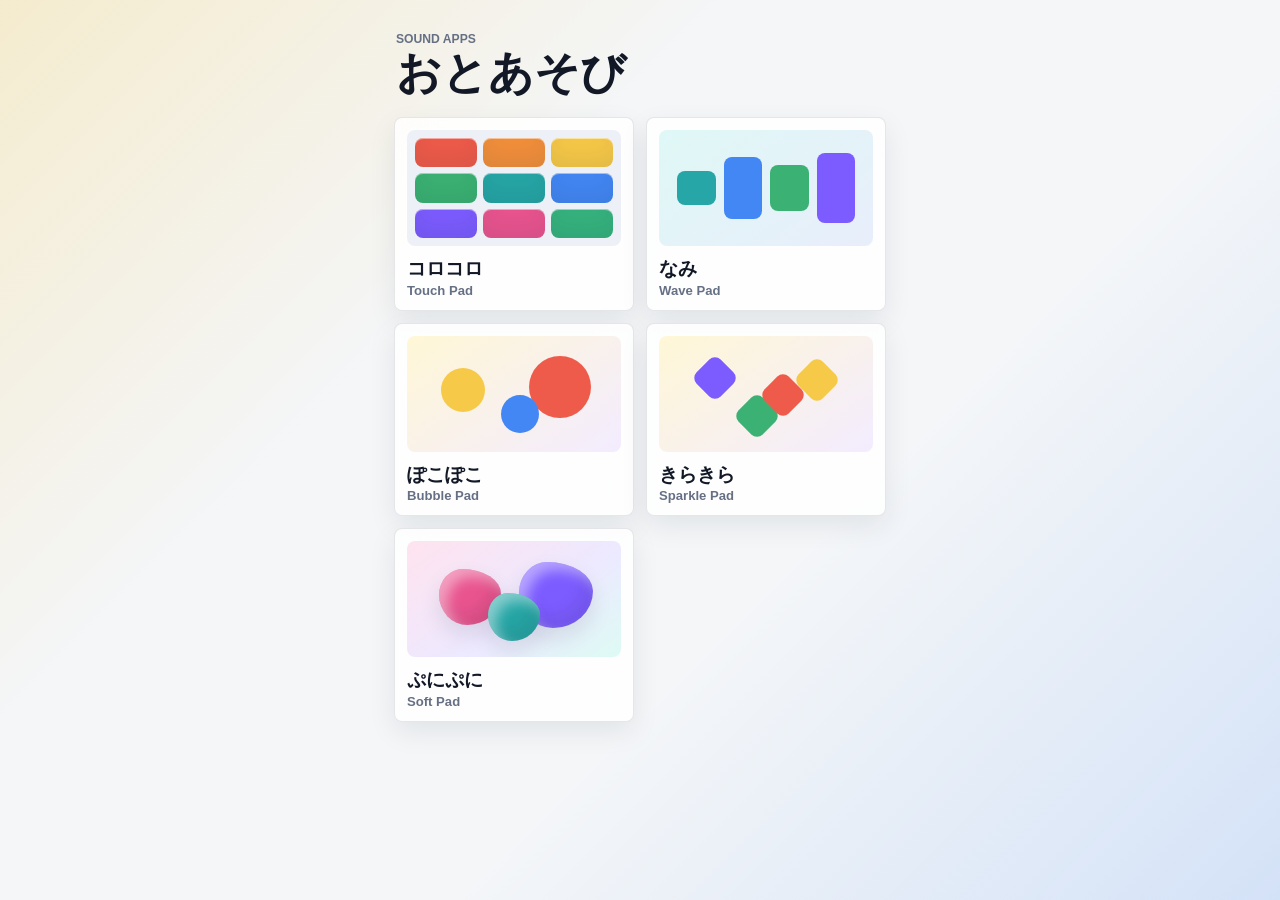
<file: index.html>
<!doctype html>
<html lang="ja">
  <head>
    <meta charset="utf-8" />
    <meta name="viewport" content="width=device-width, initial-scale=1, viewport-fit=cover" />
    <title>おとあそび</title>
    <link rel="stylesheet" href="styles.css" />
  </head>
  <body>
    <main class="app" aria-label="おとあそび">
      <section class="home-view" aria-label="アプリ一覧">
        <header class="home-hero">
          <p class="eyebrow">Sound Apps</p>
          <h1>おとあそび</h1>
        </header>

        <section class="app-grid" aria-label="音アプリ">
          <a class="app-card" href="apps/korokoro/">
            <span class="card-art korokoro-art" aria-hidden="true">
              <span></span>
              <span></span>
              <span></span>
              <span></span>
              <span></span>
              <span></span>
              <span></span>
              <span></span>
              <span></span>
            </span>
            <span class="card-copy">
              <strong>コロコロ</strong>
              <small>Touch Pad</small>
            </span>
          </a>

          <a class="app-card" href="apps/nami/">
            <span class="card-art wave-art" aria-hidden="true">
              <span></span>
              <span></span>
              <span></span>
              <span></span>
            </span>
            <span class="card-copy">
              <strong>なみ</strong>
              <small>Wave Pad</small>
            </span>
          </a>

          <a class="app-card" href="apps/pokopoko/">
            <span class="card-art pop-art" aria-hidden="true">
              <span></span>
              <span></span>
              <span></span>
            </span>
            <span class="card-copy">
              <strong>ぽこぽこ</strong>
              <small>Bubble Pad</small>
            </span>
          </a>

          <a class="app-card" href="apps/kirakira/">
            <span class="card-art spark-art" aria-hidden="true">
              <span></span>
              <span></span>
              <span></span>
              <span></span>
            </span>
            <span class="card-copy">
              <strong>きらきら</strong>
              <small>Sparkle Pad</small>
            </span>
          </a>

          <a class="app-card" href="apps/punipuni/">
            <span class="card-art puni-art" aria-hidden="true">
              <span></span>
              <span></span>
              <span></span>
            </span>
            <span class="card-copy">
              <strong>ぷにぷに</strong>
              <small>Soft Pad</small>
            </span>
          </a>
        </section>
      </section>
    </main>
  </body>
</html>
</file>
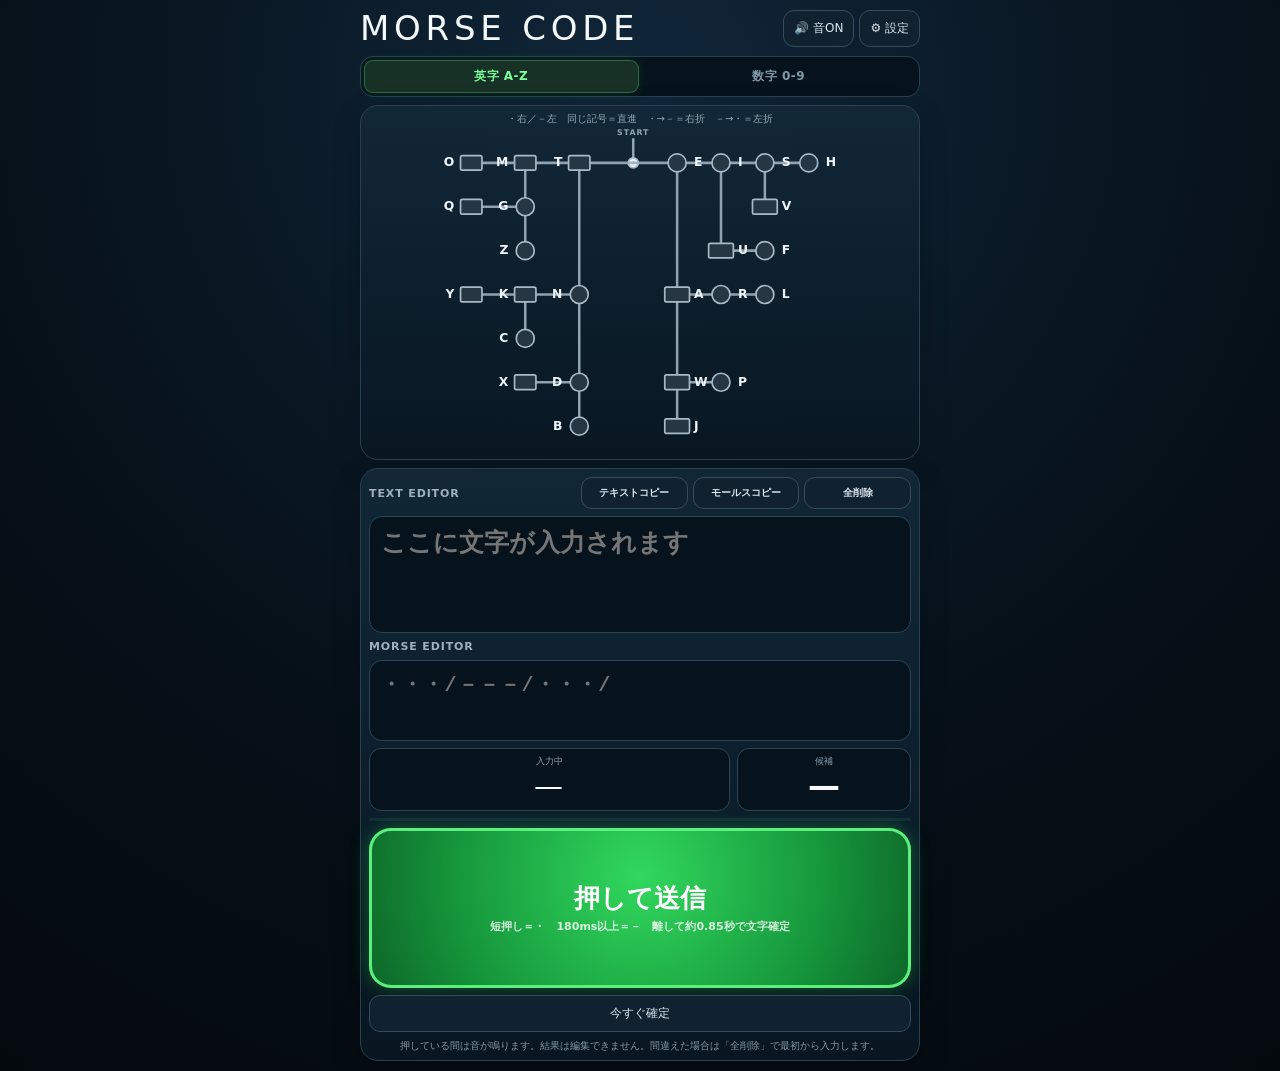
<file: morse/index.html>
<!doctype html>
<html lang="ja">
<head>
<meta charset="utf-8" />
<meta name="viewport" content="width=device-width,initial-scale=1,viewport-fit=cover" />
<meta name="theme-color" content="#07111a" />
<title>Morse Tap</title>
<style>
:root{
  --line:#9fb0bf;--green:#25f05a;--text:#f4f8fb;--muted:#8396a4;
  --panel:#0d1d2a;--panel2:#07131c;--border:#284150;
}
*{box-sizing:border-box;-webkit-tap-highlight-color:transparent}
html,body{margin:0;min-height:100%;background:radial-gradient(circle at 50% 8%,#102639,#07111a 55%,#04090e);color:var(--text);font-family:system-ui,-apple-system,BlinkMacSystemFont,"Segoe UI",sans-serif}
body{min-height:100svh;padding:max(8px,env(safe-area-inset-top)) 10px max(10px,env(safe-area-inset-bottom));overscroll-behavior:none}
body.settings-open{overflow:hidden}
button,.tree-wrap{-webkit-user-select:none;user-select:none;-webkit-touch-callout:none}
button,input,select{font:inherit}
.app{width:min(100%,560px);margin:auto;display:grid;gap:8px}
.header{display:flex;align-items:center;justify-content:space-between;gap:6px;min-height:38px}
.title{font-size:clamp(19px,6.5vw,34px);font-weight:300;letter-spacing:.14em;white-space:nowrap}
.header-actions{display:flex;gap:5px;flex-shrink:0}.mini,.btn{border:1px solid #334d5c;background:#102230;color:#dce7ef;border-radius:11px;padding:9px 10px;font-size:12px;touch-action:manipulation}
.card{background:linear-gradient(180deg,rgba(18,39,55,.96),rgba(8,23,34,.96));border:1px solid var(--border);border-radius:18px;box-shadow:0 10px 30px rgba(0,0,0,.18)}
.mode-tabs{display:grid;grid-template-columns:1fr 1fr;gap:3px;padding:3px;background:#07131c;border:1px solid #284150;border-radius:13px}
.mode-tab{border:0;background:transparent;color:#8298a7;border-radius:9px;padding:8px 10px;font-size:12px;font-weight:800;letter-spacing:.04em;touch-action:manipulation;transition:background .15s,color .15s,box-shadow .15s}
.mode-tab.active{background:#173126;color:#79ff9a;box-shadow:inset 0 0 0 1px #2a6b42,0 0 12px rgba(37,240,90,.10)}
.tree-wrap{padding:6px 6px 7px;overflow:hidden}
.tree-title{text-align:center;font-size:10px;color:#93a8b7;margin:0 0 3px;line-height:1.3}
.tree-stage{height:clamp(205px,36svh,335px);width:100%}
.tree-stage svg{width:100%;height:100%;display:block}
.wire{stroke:var(--line);stroke-width:4.5;stroke-linecap:round;stroke-linejoin:round;fill:none;opacity:.9}
.wire.on{stroke:var(--green);filter:drop-shadow(0 0 4px #20ff58) drop-shadow(0 0 10px rgba(32,255,88,.7))}
.node-shape{fill:#263743;stroke:#a8bac7;stroke-width:3}.node-shape.on{fill:var(--green);stroke:#8affaa;filter:drop-shadow(0 0 4px #20ff58) drop-shadow(0 0 10px #20ff58)}
.node-letter{fill:#eef5fa;font-size:22px;font-weight:700;dominant-baseline:middle}.root-dot{fill:#e7f1f8;stroke:#a8bac7;stroke-width:3}.root-label{fill:#8fa5b5;font-size:14px;font-weight:700;letter-spacing:.12em}
.work{padding:8px;display:grid;gap:7px}
.editor-head{display:flex;align-items:center;justify-content:space-between;gap:8px}.editor-title{font-size:11px;color:#9fb1bf;font-weight:700;letter-spacing:.08em;white-space:nowrap}.editor-tools{flex:1;display:grid;grid-template-columns:repeat(3,minmax(0,1fr));gap:5px;max-width:330px}.editor-tools .mini{min-width:0;padding:8px 4px;font-size:10px;font-weight:750;white-space:nowrap}
#editor,#morseEditor{display:block;width:100%;height:clamp(70px,13svh,120px);resize:none;border:1px solid #2a4555;border-radius:13px;background:var(--panel2);color:#fff;padding:10px 11px;font:600 clamp(18px,5.5vw,25px)/1.45 ui-monospace,SFMono-Regular,Menlo,monospace;outline:none;-webkit-user-select:text;user-select:text;-webkit-touch-callout:default;caret-color:transparent;cursor:default}
#morseEditor{height:clamp(48px,9svh,82px);font-size:clamp(15px,4.5vw,20px);letter-spacing:.06em}
#editor:focus,#morseEditor:focus{border-color:#2a4555;box-shadow:none}
.status{display:grid;grid-template-columns:1.35fr .65fr;gap:7px}.readout{background:var(--panel2);border:1px solid #2a4555;border-radius:12px;padding:6px 8px;text-align:center;min-height:54px}.label{font-size:9px;color:#8da2b2;margin-bottom:2px}.morse{font-size:clamp(21px,6vw,29px);letter-spacing:.08em;line-height:1.15;white-space:nowrap;overflow:hidden;text-overflow:ellipsis}.decoded{font-size:clamp(24px,7vw,32px);font-weight:800;line-height:1.05}
.waitbar{height:3px;background:#152b39;border-radius:99px;overflow:hidden}.waitfill{height:100%;width:0;background:var(--green);box-shadow:0 0 8px rgba(37,240,90,.7)}
#tap{width:100%;height:clamp(105px,18svh,160px);border:0;border-radius:22px;background:radial-gradient(circle at 50% 30%,#31d85d,#15953b 64%,#0d6629);color:#fff;font-size:clamp(20px,6vw,26px);font-weight:850;touch-action:none;box-shadow:0 0 0 3px #5bf07e inset,0 0 18px rgba(38,240,91,.34),0 10px 24px rgba(0,0,0,.24);transition:transform .06s,filter .06s}
.tap-sub{display:block;font-size:11px;font-weight:600;opacity:.82;margin-top:3px}#tap.active{transform:scale(.985);filter:brightness(1.28);box-shadow:0 0 0 4px #8affaa inset,0 0 24px #21ff58,0 0 45px rgba(33,255,88,.45)}
.bottom{display:grid;grid-template-columns:1fr;gap:7px}.btn{padding:9px 7px;font-size:12px}.hint{text-align:center;color:var(--muted);font-size:10px;line-height:1.35;margin:0}

/* Settings bottom sheet */
.settings-backdrop{position:fixed;inset:0;background:rgba(0,0,0,.62);backdrop-filter:blur(5px);-webkit-backdrop-filter:blur(5px);display:none;align-items:flex-end;justify-content:center;z-index:50;padding:12px 10px max(10px,env(safe-area-inset-bottom))}
.settings-backdrop.open{display:flex}
.settings-sheet{width:min(100%,560px);max-height:min(84svh,720px);overflow:auto;background:linear-gradient(180deg,#102534,#091723);border:1px solid #355263;border-radius:22px 22px 16px 16px;box-shadow:0 -14px 50px rgba(0,0,0,.45);padding:13px}
.settings-head{display:flex;align-items:center;justify-content:space-between;gap:8px;margin-bottom:8px}.settings-title{font-size:19px;font-weight:800;letter-spacing:.04em}.close-settings{width:38px;height:38px;padding:0;border-radius:11px;font-size:20px}
.preview{background:#06121b;border:1px solid #284554;border-radius:15px;padding:10px 12px;margin-bottom:11px;text-align:center}.preview-top{display:flex;align-items:center;justify-content:center;gap:7px;color:#a7bac7;font-size:11px}.preview-led{width:8px;height:8px;border-radius:50%;background:var(--green);box-shadow:0 0 9px var(--green)}.preview-code{font:800 25px/1.25 ui-monospace,SFMono-Regular,Menlo,monospace;letter-spacing:.1em;margin-top:5px}.preview-current{height:20px;margin-top:2px;color:var(--green);font-size:13px;font-weight:800}.setting-row{background:#0a1924;border:1px solid #294451;border-radius:15px;padding:11px;margin-top:9px}.setting-name{font-size:14px;font-weight:800}.setting-help{font-size:10px;color:#8499a8;margin-top:3px;line-height:1.45}.setting-control{display:grid;grid-template-columns:1fr 94px;gap:10px;align-items:center;margin-top:10px}.setting-control input[type="range"]{width:100%;accent-color:var(--green)}.number-wrap{display:flex;align-items:center;gap:4px}.number-wrap input{width:67px;background:#06121b;color:#fff;border:1px solid #3a596a;border-radius:9px;padding:8px 6px;text-align:right;font-weight:750;outline:none}.number-wrap input:focus{border-color:var(--green)}.unit{font-size:11px;color:#9aafbc}.scale-labels{display:flex;justify-content:space-between;color:#6f8796;font-size:9px;margin-top:1px}.setting-select{width:100%;margin-top:10px;background:#06121b;color:#fff;border:1px solid #3a596a;border-radius:10px;padding:9px 10px;font-weight:750;outline:none}.setting-select:focus{border-color:var(--green)}.setting-actions{display:grid;grid-template-columns:1fr 1fr;gap:8px;margin-top:11px}.settings-note{font-size:9px;color:#718794;line-height:1.45;margin:8px 2px 0;text-align:center}

@media(max-width:380px){
  body{padding-left:6px;padding-right:6px}.app{gap:6px}.title{font-size:18px;letter-spacing:.08em}.header-actions{gap:3px}.header-actions .mini{padding:7px 7px;font-size:11px}.mode-tab{padding:7px 8px;font-size:11px}.tree-stage{height:clamp(185px,33svh,260px)}.tree-title{font-size:9px}.node-letter{font-size:20px}.work{padding:6px;gap:5px}.editor-head{gap:5px}.editor-title{font-size:9px}.editor-tools{gap:3px}.editor-tools .mini{padding:7px 2px;font-size:9px}#editor,#morseEditor{padding:8px 9px}#editor{height:70px}#morseEditor{height:52px}.readout{min-height:48px;padding:5px}.label{font-size:8px}#tap{height:100px;border-radius:18px}.bottom{gap:5px}.btn{padding:8px 5px}.hint{font-size:9px}.settings-backdrop{padding-left:5px;padding-right:5px}.settings-sheet{padding:10px;max-height:88svh}.setting-control{grid-template-columns:1fr 86px;gap:7px}.number-wrap input{width:60px}.preview-code{font-size:22px}
}
@media(max-height:680px){
  body{padding-top:5px;padding-bottom:5px}.header{min-height:30px}.title{font-size:18px}.mode-tab{padding:6px 8px}.tree-stage{height:190px}#editor{height:62px;font-size:18px}#morseEditor{height:46px;font-size:15px}.readout{min-height:45px}#tap{height:88px}.tap-sub{margin-top:1px}.hint{display:none}.settings-sheet{max-height:91svh}.preview{padding:7px 10px}.setting-row{padding:9px}.setting-help{line-height:1.3}
}
</style>
</head>
<body>
<main class="app">
  <div class="header">
    <div class="title">MORSE CODE</div>
    <div class="header-actions">
      <button id="soundToggle" class="mini" type="button">🔊 音ON</button>
      <button id="openSettings" class="mini" type="button">⚙️ 設定</button>
    </div>
  </div>

  <div class="mode-tabs" role="tablist" aria-label="モールス入力モード">
    <button id="lettersTab" class="mode-tab" type="button" role="tab" aria-selected="true">英字 A-Z</button>
    <button id="numbersTab" class="mode-tab" type="button" role="tab" aria-selected="false">数字 0-9</button>
  </div>

  <section class="card tree-wrap">
    <div class="tree-title">・右／－左　同じ記号＝直進　・→－＝右折　－→・＝左折</div>
    <div class="tree-stage"><svg id="treeSvg" aria-label="モールス樹形図"></svg></div>
  </section>

  <section class="card work">
    <div class="editor-head">
      <div class="editor-title">TEXT EDITOR</div>
      <div class="editor-tools">
        <button id="copyText" class="mini" type="button">テキストコピー</button>
        <button id="copyMorse" class="mini" type="button">モールスコピー</button>
        <button id="clearAll" class="mini" type="button">全削除</button>
      </div>
    </div>
    <textarea id="editor" readonly aria-readonly="true" aria-label="モールス解読テキスト（表示専用）" placeholder="ここに文字が入力されます"></textarea>

    <div class="editor-head">
      <div class="editor-title">MORSE EDITOR</div>
    </div>
    <textarea id="morseEditor" readonly aria-readonly="true" aria-label="認識されたモールス列（表示専用）" placeholder="・・・/－－－/・・・/"></textarea>

    <div class="status">
      <div class="readout"><div class="label">入力中</div><div id="morse" class="morse">—</div></div>
      <div class="readout"><div class="label">候補</div><div id="decoded" class="decoded">—</div></div>
    </div>
    <div class="waitbar" aria-hidden="true"><div id="waitfill" class="waitfill"></div></div>

    <button id="tap" type="button">押して送信<span id="tapSub" class="tap-sub"></span></button>
    <div class="bottom">
      <button id="commitNow" class="btn" type="button">今すぐ確定</button>
    </div>
    <p id="hint" class="hint">押している間は音が鳴ります。結果は編集できません。間違えた場合は「全削除」で最初から入力します。</p>
  </section>
</main>

<div id="settingsBackdrop" class="settings-backdrop" aria-hidden="true">
  <section class="settings-sheet" role="dialog" aria-modal="true" aria-labelledby="settingsTitle">
    <div class="settings-head">
      <div id="settingsTitle" class="settings-title">⚙️ MORSE SETTINGS</div>
      <button id="closeSettings" class="mini close-settings" type="button" aria-label="設定を閉じる">×</button>
    </div>

    <div class="preview">
      <div class="preview-top"><span class="preview-led"></span><span>サンプル再生中 — SOS</span></div>
      <div class="preview-code">・・・　－－－　・・・</div>
      <div id="previewCurrent" class="preview-current">設定を耳で確認できます</div>
    </div>

    <div class="setting-row">
      <div class="setting-name">トン / ツーの境界</div>
      <div class="setting-help">この時間より短ければ「・」、以上なら「－」として判定します。</div>
      <div class="setting-control">
        <input id="dashRange" type="range" min="80" max="500" step="10" />
        <div class="number-wrap"><input id="dashNumber" type="number" inputmode="numeric" min="80" max="500" step="10" /><span class="unit">ms</span></div>
      </div>
      <div class="scale-labels"><span>短い</span><span>デフォルト 180ms</span><span>長い</span></div>
    </div>

    <div class="setting-row">
      <div class="setting-name">文字同士の境界</div>
      <div class="setting-help">最後の入力から、この時間だけ何も押さなければ1文字として自動確定します。</div>
      <div class="setting-control">
        <input id="gapRange" type="range" min="300" max="2000" step="50" />
        <div class="number-wrap"><input id="gapNumber" type="number" inputmode="numeric" min="300" max="2000" step="50" /><span class="unit">ms</span></div>
      </div>
      <div class="scale-labels"><span>速く確定</span><span>デフォルト 850ms</span><span>ゆっくり</span></div>
    </div>

    <div class="setting-row">
      <div class="setting-name">モールス出力の文字区切り</div>
      <div class="setting-help">MORSE EDITORで1文字の認識が確定した直後に追加する区切りです。既存の内容は変更しません。</div>
      <select id="separatorSelect" class="setting-select" aria-label="モールス出力の文字区切り">
        <option value="slash">/（スラッシュ・デフォルト）</option>
        <option value="space">半角スペース</option>
      </select>
    </div>

    <div class="setting-actions">
      <button id="resetSettings" class="btn" type="button">デフォルトに戻す</button>
      <button id="doneSettings" class="btn" type="button">完了</button>
    </div>
    <div class="settings-note">変更は自動保存され、この端末のブラウザに保持されます。サンプル音は設定画面を閉じると停止します。</div>
  </section>
</div>

<script>
const LETTER_MORSE={
  '.':'E','-':'T','..':'I','.-':'A','-.':'N','--':'M',
  '...':'S','..-':'U','.-.':'R','.--':'W','-..':'D','-.-':'K','--.':'G','---':'O',
  '....':'H','...-':'V','..-.':'F','.-..':'L','.--.':'P','.---':'J',
  '-...':'B','-..-':'X','-.-.':'C','-.--':'Y','--..':'Z','--.-':'Q'
};
const NUMBER_MORSE={
  '.----':'1','..---':'2','...--':'3','....-':'4','.....':'5',
  '-....':'6','--...':'7','---..':'8','----.':'9','-----':'0'
};

const MODES={
  letters:{map:LETTER_MORSE,step:78,leftStep:96,edgeScale:{'-.':3,'-..':2,'.-':3,'.--':2,'..-':2}},
  numbers:{map:NUMBER_MORSE,step:58,leftStep:58,edgeScale:{}}
};
const MODE_KEY='morse_mode';

const svg=document.getElementById('treeSvg');
const NS='http://www.w3.org/2000/svg';
const ROOT={x:400,y:68};
const DIRS=[[1,0],[0,1],[-1,0],[0,-1]];
const lettersTab=document.getElementById('lettersTab');
const numbersTab=document.getElementById('numbersTab');
const hint=document.getElementById('hint');
let activeMode=loadMode();
let nodes={};
let paths=[];

function loadMode(){
  try{return localStorage.getItem(MODE_KEY)==='numbers'?'numbers':'letters'}catch(_){return'letters'}
}
function saveMode(){try{localStorage.setItem(MODE_KEY,activeMode)}catch(_){}}
function getMap(){return MODES[activeMode].map}
function getAllPaths(map){
  const all=new Set();
  for(const code of Object.keys(map))for(let i=1;i<=code.length;i++)all.add(code.slice(0,i));
  return [...all].sort((a,b)=>a.length-b.length||a.localeCompare(b));
}
function hasValidPrefix(value){return Object.keys(getMap()).some(code=>code.startsWith(value))}

function el(tag,attrs={}){const n=document.createElementNS(NS,tag);for(const[k,v]of Object.entries(attrs))n.setAttribute(k,v);return n}
function labelPosition(node){const side=node.x<ROOT.x?-1:1;return{x:node.x+side*30,y:node.y,anchor:side<0?'end':'start'}}
function buildTree(){
  const config=MODES[activeMode];
  const map=config.map;
  nodes={'':{path:'',x:ROOT.x,y:ROOT.y,dir:null}};
  paths=getAllPaths(map);

  for(const path of paths){
    const parentPath=path.slice(0,-1),parent=nodes[parentPath],symbol=path.at(-1);
    let dir;
    if(path.length===1) dir=symbol==='.'?0:2;
    else{
      const prev=path.at(-2);dir=parent.dir;
      if(symbol!==prev){
        if(prev==='.'&&symbol==='-') dir=(dir+1)%4;
        if(prev==='-'&&symbol==='.') dir=(dir+3)%4;
      }
    }
    const scale=config.edgeScale[path]||1;
    const moveStep=dir===2?config.leftStep:config.step;
    nodes[path]={path,parentPath,symbol,dir,x:parent.x+DIRS[dir][0]*moveStep*scale,y:parent.y+DIRS[dir][1]*moveStep*scale};
  }

  const positions=paths.map(p=>nodes[p]);
  const minX=Math.min(ROOT.x,...positions.map(n=>n.x))-52;
  const maxX=Math.max(ROOT.x,...positions.map(n=>n.x))+52;
  const maxY=Math.max(ROOT.y,...positions.map(n=>n.y))+46;
  svg.setAttribute('viewBox',`${minX} 6 ${maxX-minX} ${maxY-6}`);
  svg.setAttribute('preserveAspectRatio','xMidYMid meet');
  svg.setAttribute('aria-label',activeMode==='numbers'?'数字モールス樹形図':'英字モールス樹形図');

  svg.innerHTML='';
  svg.appendChild(el('line',{x1:ROOT.x,y1:26,x2:ROOT.x,y2:ROOT.y-10,class:'wire'}));
  svg.appendChild(el('circle',{cx:ROOT.x,cy:ROOT.y,r:9,class:'root-dot'}));
  const st=el('text',{x:ROOT.x,y:18,class:'root-label','text-anchor':'middle'});st.textContent='START';svg.appendChild(st);
  for(const path of paths){const n=nodes[path],p=nodes[n.parentPath];svg.appendChild(el('line',{x1:p.x,y1:p.y,x2:n.x,y2:n.y,class:'wire','data-path':path}))}
  for(const path of paths){
    const n=nodes[path];
    let shape;
    if(n.symbol==='.'){
      shape=el('circle',{cx:n.x,cy:n.y,r:16,class:'node-shape','data-path':path});
    }else{
      const dashW=n.x<ROOT.x?38:44;
      shape=el('rect',{x:n.x-dashW/2,y:n.y-13,width:dashW,height:26,rx:3,class:'node-shape','data-path':path});
    }
    svg.appendChild(shape);
    const value=map[path];
    if(value){
      const lp=labelPosition(n),t=el('text',{x:lp.x,y:lp.y,class:'node-letter','text-anchor':lp.anchor});t.textContent=value;svg.appendChild(t);
    }
  }
}

const DEFAULT_DASH_MS=180;
const DEFAULT_GAP_MS=850;
const DEFAULT_SEPARATOR='slash';
const DASH_MIN=80,DASH_MAX=500,GAP_MIN=300,GAP_MAX=2000;
const DASH_KEY='morse_dash_threshold';
const GAP_KEY='morse_character_gap';
const SEPARATOR_KEY='morse_output_separator';

function clamp(v,min,max){return Math.min(max,Math.max(min,v))}
function loadSetting(key,fallback,min,max){
  try{
    const v=Number(localStorage.getItem(key));
    return Number.isFinite(v)&&v>=min&&v<=max?v:fallback;
  }catch(_){return fallback}
}
function loadSeparator(){
  try{return localStorage.getItem(SEPARATOR_KEY)==='space'?'space':DEFAULT_SEPARATOR}catch(_){return DEFAULT_SEPARATOR}
}
function saveSetting(key,value){try{localStorage.setItem(key,String(value))}catch(_){}}
function morseSeparator(){return MORSE_SEPARATOR==='space'?' ':'/'}

let DASH_MS=loadSetting(DASH_KEY,DEFAULT_DASH_MS,DASH_MIN,DASH_MAX);
let GAP_MS=loadSetting(GAP_KEY,DEFAULT_GAP_MS,GAP_MIN,GAP_MAX);
let MORSE_SEPARATOR=loadSeparator();

const tap=document.getElementById('tap');
const tapSub=document.getElementById('tapSub');
const morseEl=document.getElementById('morse');
const decoded=document.getElementById('decoded');
const editor=document.getElementById('editor');
const morseEditor=document.getElementById('morseEditor');
const waitfill=document.getElementById('waitfill');
let pressStart=0,pressing=false,current='',commitTimer=null,raf=null,gapStart=0;
let soundOn=true,audioCtx=null,osc=null,gain=null;

function updateTapHelp(){tapSub.textContent=`短押し＝・　${DASH_MS}ms以上＝－　離して約${(GAP_MS/1000).toFixed(GAP_MS%1000===0?0:2)}秒で文字確定`}
function updateModeUI(){
  const numbers=activeMode==='numbers';
  lettersTab.classList.toggle('active',!numbers);numbersTab.classList.toggle('active',numbers);
  lettersTab.setAttribute('aria-selected',String(!numbers));numbersTab.setAttribute('aria-selected',String(numbers));
  hint.textContent=numbers?'数字は5打で完成します。結果は編集できません。間違えた場合は「全削除」で最初から入力します。':'押している間は音が鳴ります。結果は編集できません。間違えた場合は「全削除」で最初から入力します。';
}
function candidateText(){
  if(!current)return'—';
  const match=getMap()[current];
  if(match)return match;
  if(activeMode==='numbers'&&hasValidPrefix(current))return'…';
  return'?';
}
function render(){
  morseEl.textContent=current?current.replaceAll('.','・').replaceAll('-','－'):'—';
  decoded.textContent=candidateText();
  svg.querySelectorAll('[data-path]').forEach(n=>n.classList.toggle('on',!!current&&current.startsWith(n.dataset.path)));
  updateTapHelp();updateModeUI();
}
function setMode(mode){
  if(mode===activeMode)return;
  if(current)commitCurrent();
  activeMode=mode;saveMode();buildTree();render();
}
function scrollEditor(){editor.scrollTop=editor.scrollHeight}
function scrollMorseEditor(){morseEditor.scrollTop=morseEditor.scrollHeight}
function appendText(s){editor.value+=s;scrollEditor()}
function formatMorse(code){return code.replaceAll('.','・').replaceAll('-','－')}
function appendMorse(code){
  morseEditor.value+=formatMorse(code)+morseSeparator();scrollMorseEditor();
}
function stopGapAnimation(){if(raf)cancelAnimationFrame(raf);raf=null;waitfill.style.width='0%'}
function animateGap(){
  const pct=Math.min(100,(performance.now()-gapStart)/GAP_MS*100);waitfill.style.width=pct+'%';
  if(pct<100&&current&&!pressing)raf=requestAnimationFrame(animateGap);else raf=null;
}
function scheduleCommit(){
  clearTimeout(commitTimer);stopGapAnimation();
  if(!current)return;
  gapStart=performance.now();raf=requestAnimationFrame(animateGap);
  commitTimer=setTimeout(commitCurrent,GAP_MS);
}
function commitCurrent(){
  clearTimeout(commitTimer);commitTimer=null;stopGapAnimation();
  if(!current)return;
  const committed=current;
  appendText(getMap()[committed]||'?');
  appendMorse(committed);
  current='';render();
}
function clearCurrent(){clearTimeout(commitTimer);commitTimer=null;stopGapAnimation();current='';render()}
function clearAll(){
  clearCurrent();editor.value='';morseEditor.value='';scrollEditor();scrollMorseEditor();
}

function ensureAudio(){
  if(!audioCtx){const AC=window.AudioContext||window.webkitAudioContext;if(AC)audioCtx=new AC()}
  if(audioCtx&&audioCtx.state==='suspended')audioCtx.resume();
}
function startTone(){
  if(!soundOn)return;ensureAudio();if(!audioCtx)return;
  stopTone();
  osc=audioCtx.createOscillator();gain=audioCtx.createGain();
  osc.type='sine';osc.frequency.value=660;gain.gain.setValueAtTime(0.0001,audioCtx.currentTime);gain.gain.exponentialRampToValueAtTime(0.22,audioCtx.currentTime+0.012);
  osc.connect(gain);gain.connect(audioCtx.destination);osc.start();
}
function stopTone(){
  if(!osc||!audioCtx)return;
  try{gain.gain.cancelScheduledValues(audioCtx.currentTime);gain.gain.setValueAtTime(Math.max(gain.gain.value,0.0001),audioCtx.currentTime);gain.gain.exponentialRampToValueAtTime(0.0001,audioCtx.currentTime+0.025);osc.stop(audioCtx.currentTime+0.03)}catch(e){}
  osc=null;gain=null;
}

function down(e){
  if(e.cancelable)e.preventDefault();if(pressing)return;
  clearTimeout(commitTimer);commitTimer=null;stopGapAnimation();
  pressing=true;pressStart=performance.now();tap.classList.add('active');startTone();
  try{tap.setPointerCapture?.(e.pointerId)}catch(_){}
}
function up(e){
  if(e.cancelable)e.preventDefault();if(!pressing)return;
  const ms=performance.now()-pressStart;pressing=false;tap.classList.remove('active');stopTone();
  current+=ms<DASH_MS?'.':'-';render();scheduleCommit();
}

async function copyOutput(value,button){
  const original=button.textContent;
  let copied=false;
  try{
    if(navigator.clipboard&&window.isSecureContext){await navigator.clipboard.writeText(value);copied=true}
  }catch(_){}
  if(!copied){
    const helper=document.createElement('textarea');
    helper.value=value;helper.setAttribute('readonly','');helper.style.position='fixed';helper.style.opacity='0';helper.style.pointerEvents='none';
    document.body.appendChild(helper);helper.select();helper.setSelectionRange(0,helper.value.length);
    try{copied=document.execCommand('copy')}catch(_){}
    helper.remove();
  }
  button.textContent=copied?'コピー済み':'コピー失敗';
  setTimeout(()=>{button.textContent=original},900);
}

tap.addEventListener('pointerdown',down);
tap.addEventListener('pointerup',up);
tap.addEventListener('pointercancel',up);
tap.addEventListener('contextmenu',e=>e.preventDefault());
tap.addEventListener('selectstart',e=>e.preventDefault());
lettersTab.addEventListener('click',()=>setMode('letters'));
numbersTab.addEventListener('click',()=>setMode('numbers'));

document.getElementById('commitNow').onclick=commitCurrent;
document.getElementById('copyText').onclick=e=>copyOutput(editor.value,e.currentTarget);
document.getElementById('copyMorse').onclick=e=>copyOutput(morseEditor.value,e.currentTarget);
document.getElementById('clearAll').onclick=clearAll;
document.getElementById('soundToggle').onclick=e=>{soundOn=!soundOn;e.currentTarget.textContent=soundOn?'🔊 音ON':'🔇 音OFF';if(!soundOn)stopTone()};

// Settings UI
const settingsBackdrop=document.getElementById('settingsBackdrop');
const dashRange=document.getElementById('dashRange');
const dashNumber=document.getElementById('dashNumber');
const gapRange=document.getElementById('gapRange');
const gapNumber=document.getElementById('gapNumber');
const separatorSelect=document.getElementById('separatorSelect');
const previewCurrent=document.getElementById('previewCurrent');
let settingsOpen=false,previewToken=0,previewOsc=null,previewGain=null;

function syncSettingsUI(){
  dashRange.value=DASH_MS;dashNumber.value=DASH_MS;
  gapRange.value=GAP_MS;gapNumber.value=GAP_MS;
  separatorSelect.value=MORSE_SEPARATOR;
}
function applyDash(value){
  const v=clamp(Math.round(Number(value)||DEFAULT_DASH_MS),DASH_MIN,DASH_MAX);
  DASH_MS=v;saveSetting(DASH_KEY,v);syncSettingsUI();render();restartPreview();
}
function applyGap(value){
  const v=clamp(Math.round(Number(value)||DEFAULT_GAP_MS),GAP_MIN,GAP_MAX);
  GAP_MS=v;saveSetting(GAP_KEY,v);syncSettingsUI();render();
  if(current&&!pressing)scheduleCommit();
  restartPreview();
}
function applySeparator(value){
  MORSE_SEPARATOR=value==='space'?'space':DEFAULT_SEPARATOR;
  saveSetting(SEPARATOR_KEY,MORSE_SEPARATOR);syncSettingsUI();
}

dashRange.addEventListener('input',e=>applyDash(e.target.value));
gapRange.addEventListener('input',e=>applyGap(e.target.value));
dashNumber.addEventListener('change',e=>applyDash(e.target.value));
gapNumber.addEventListener('change',e=>applyGap(e.target.value));
separatorSelect.addEventListener('change',e=>applySeparator(e.target.value));
dashNumber.addEventListener('keydown',e=>{if(e.key==='Enter'){e.preventDefault();applyDash(e.currentTarget.value);e.currentTarget.blur()}});
gapNumber.addEventListener('keydown',e=>{if(e.key==='Enter'){e.preventDefault();applyGap(e.currentTarget.value);e.currentTarget.blur()}});

function stopPreviewTone(){
  if(!previewOsc||!audioCtx)return;
  try{previewGain.gain.cancelScheduledValues(audioCtx.currentTime);previewGain.gain.setValueAtTime(Math.max(previewGain.gain.value,0.0001),audioCtx.currentTime);previewGain.gain.exponentialRampToValueAtTime(0.0001,audioCtx.currentTime+0.02);previewOsc.stop(audioCtx.currentTime+0.025)}catch(_){}
  previewOsc=null;previewGain=null;
}
function wait(ms,token){return new Promise(resolve=>setTimeout(()=>resolve(token===previewToken),Math.max(0,ms)))}
async function previewTone(ms,token,symbol){
  if(!settingsOpen||token!==previewToken)return false;
  ensureAudio();if(!audioCtx)return wait(ms,token);
  stopPreviewTone();
  previewCurrent.textContent=symbol==='.'?'・ トン':'－ ツー';
  previewOsc=audioCtx.createOscillator();previewGain=audioCtx.createGain();
  previewOsc.type='sine';previewOsc.frequency.value=660;
  previewGain.gain.setValueAtTime(0.0001,audioCtx.currentTime);previewGain.gain.exponentialRampToValueAtTime(0.20,audioCtx.currentTime+0.01);
  previewOsc.connect(previewGain);previewGain.connect(audioCtx.destination);previewOsc.start();
  const ok=await wait(ms,token);stopPreviewTone();return ok;
}
async function runPreview(token){
  const sample=['...','---','...'];
  while(settingsOpen&&token===previewToken){
    for(let ci=0;ci<sample.length;ci++){
      const code=sample[ci];
      for(let si=0;si<code.length;si++){
        const symbol=code[si];
        const dotMs=Math.max(45,Math.round(DASH_MS*0.55));
        const dashMs=Math.max(dotMs+20,Math.round(DASH_MS*1.5));
        if(!await previewTone(symbol==='.'?dotMs:dashMs,token,symbol))return;
        if(si<code.length-1){
          previewCurrent.textContent='記号間';
          if(!await wait(Math.max(35,Math.round(DASH_MS*0.5)),token))return;
        }
      }
      if(ci<sample.length-1){
        previewCurrent.textContent=`文字間 ${GAP_MS}ms`;
        if(!await wait(GAP_MS,token))return;
      }
    }
    previewCurrent.textContent='SOS ループ';
    if(!await wait(Math.max(450,Math.round(GAP_MS*1.25)),token))return;
  }
}
function restartPreview(){
  if(!settingsOpen)return;
  previewToken++;stopPreviewTone();
  const token=previewToken;
  previewCurrent.textContent='設定を反映中…';
  setTimeout(()=>{if(settingsOpen&&token===previewToken)runPreview(token)},35);
}
function openSettings(){
  settingsOpen=true;settingsBackdrop.classList.add('open');settingsBackdrop.setAttribute('aria-hidden','false');document.body.classList.add('settings-open');
  syncSettingsUI();ensureAudio();restartPreview();
}
function closeSettings(){
  settingsOpen=false;previewToken++;stopPreviewTone();previewCurrent.textContent='設定を耳で確認できます';settingsBackdrop.classList.remove('open');settingsBackdrop.setAttribute('aria-hidden','true');document.body.classList.remove('settings-open');
}

document.getElementById('openSettings').onclick=openSettings;
document.getElementById('closeSettings').onclick=closeSettings;
document.getElementById('doneSettings').onclick=closeSettings;
document.getElementById('resetSettings').onclick=()=>{DASH_MS=DEFAULT_DASH_MS;GAP_MS=DEFAULT_GAP_MS;MORSE_SEPARATOR=DEFAULT_SEPARATOR;saveSetting(DASH_KEY,DASH_MS);saveSetting(GAP_KEY,GAP_MS);saveSetting(SEPARATOR_KEY,MORSE_SEPARATOR);syncSettingsUI();render();if(current&&!pressing)scheduleCommit();restartPreview()};
settingsBackdrop.addEventListener('pointerdown',e=>{if(e.target===settingsBackdrop)closeSettings()});
document.addEventListener('keydown',e=>{if(e.key==='Escape'&&settingsOpen)closeSettings()});

buildTree();syncSettingsUI();render();
</script>
</body>
</html>
</file>
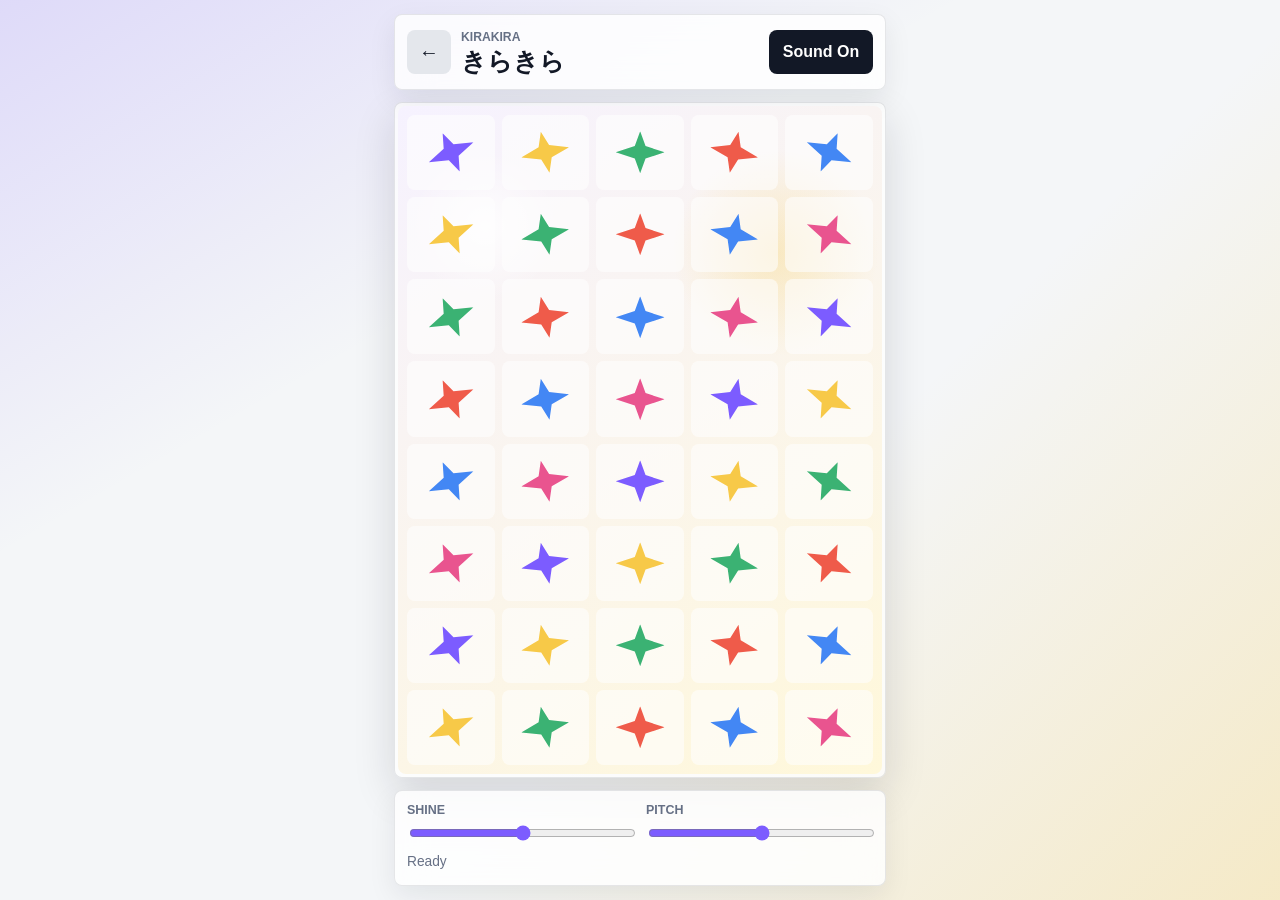
<file: apps/kirakira/index.html>
<!doctype html>
<html lang="ja">
  <head>
    <meta charset="utf-8" />
    <meta name="viewport" content="width=device-width, initial-scale=1, viewport-fit=cover" />
    <title>きらきら | おとあそび</title>
    <link rel="stylesheet" href="../../styles.css" />
    <link rel="stylesheet" href="kirakira.css" />
  </head>
  <body class="kirakira-page">
    <main class="app" aria-label="きらきら">
      <section class="sparkle-view" aria-label="きらきら">
        <header class="topbar">
          <a class="icon-button" href="../../" aria-label="アプリ一覧へ戻る">
            <span aria-hidden="true">←</span>
          </a>
          <div>
            <p class="eyebrow">Kirakira</p>
            <h2>きらきら</h2>
          </div>
          <button class="sound-button" id="soundButton" type="button" aria-pressed="true">Sound On</button>
        </header>

        <section class="sparkle-shell" aria-label="Sparkle pad">
          <div class="sparkle-pad" id="sparklePad"></div>
        </section>

        <footer class="controlbar">
          <label class="control">
            <span>Shine</span>
            <input id="shineSlider" type="range" min="1" max="5" value="3" />
          </label>
          <label class="control">
            <span>Pitch</span>
            <input id="pitchSlider" type="range" min="1" max="5" value="3" />
          </label>
          <p class="status" id="statusText" role="status">Ready</p>
        </footer>
      </section>
    </main>

    <script src="kirakira.js"></script>
  </body>
</html>
</file>
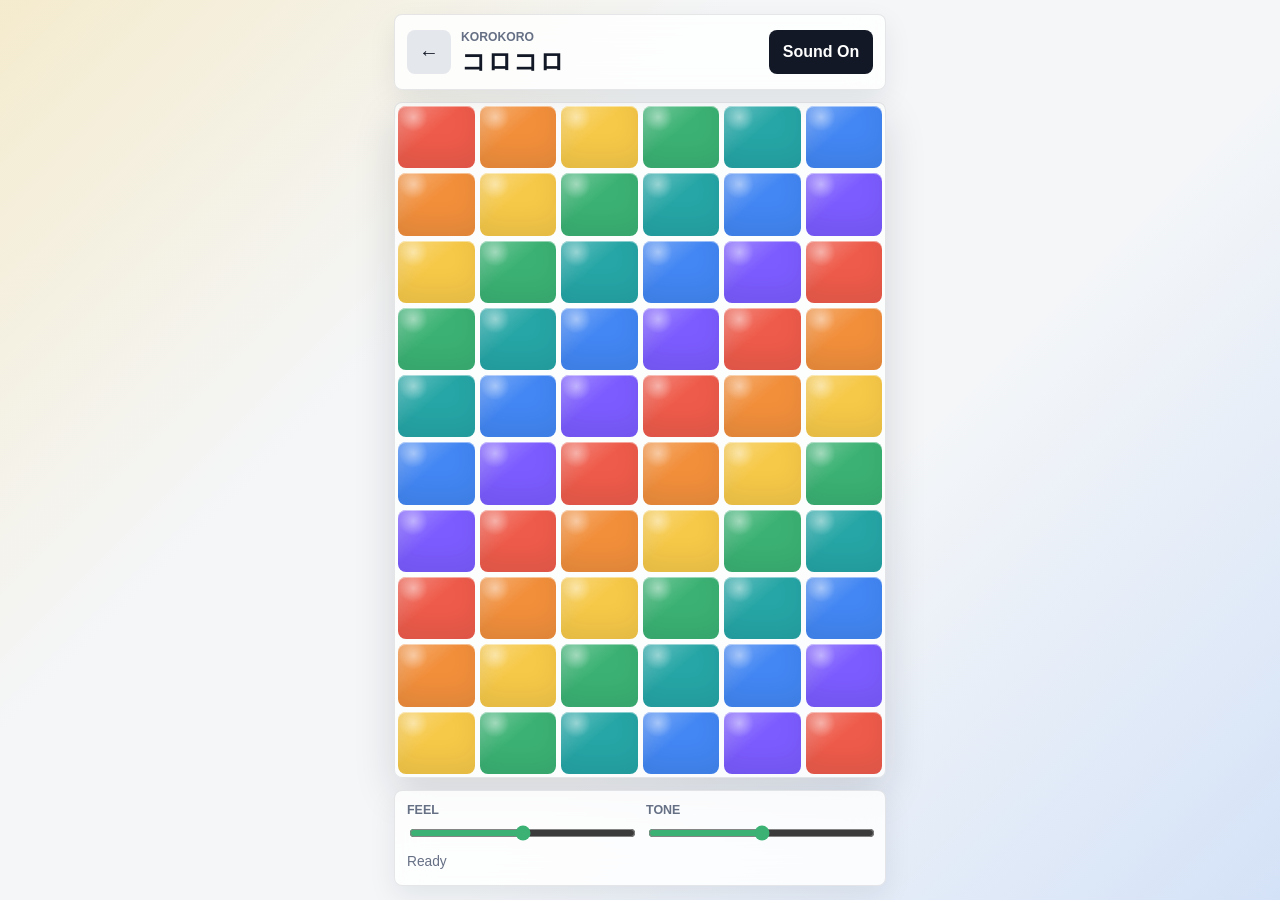
<file: apps/korokoro/index.html>
<!doctype html>
<html lang="ja">
  <head>
    <meta charset="utf-8" />
    <meta name="viewport" content="width=device-width, initial-scale=1, viewport-fit=cover" />
    <title>コロコロ | おとあそび</title>
    <link rel="stylesheet" href="../../styles.css" />
    <link rel="stylesheet" href="korokoro.css" />
  </head>
  <body class="korokoro-page">
    <main class="app" aria-label="コロコロ">
      <section class="pad-view" aria-label="コロコロ">
        <header class="topbar">
          <a class="icon-button" href="../../" aria-label="アプリ一覧へ戻る">
            <span aria-hidden="true">←</span>
          </a>
          <div>
            <p class="eyebrow">Korokoro</p>
            <h2>コロコロ</h2>
          </div>
          <button class="sound-button" id="soundButton" type="button" aria-pressed="true">Sound On</button>
        </header>

        <section class="pad-shell" aria-label="Sound and vibration pad">
          <div class="pad" id="pad"></div>
        </section>

        <footer class="controlbar">
          <label class="control">
            <span>Feel</span>
            <input id="feelSlider" type="range" min="1" max="5" value="3" />
          </label>
          <label class="control">
            <span>Tone</span>
            <input id="toneSlider" type="range" min="1" max="5" value="3" />
          </label>
          <p class="status" id="statusText" role="status">Ready</p>
        </footer>
      </section>
    </main>

    <script src="korokoro.js"></script>
  </body>
</html>
</file>
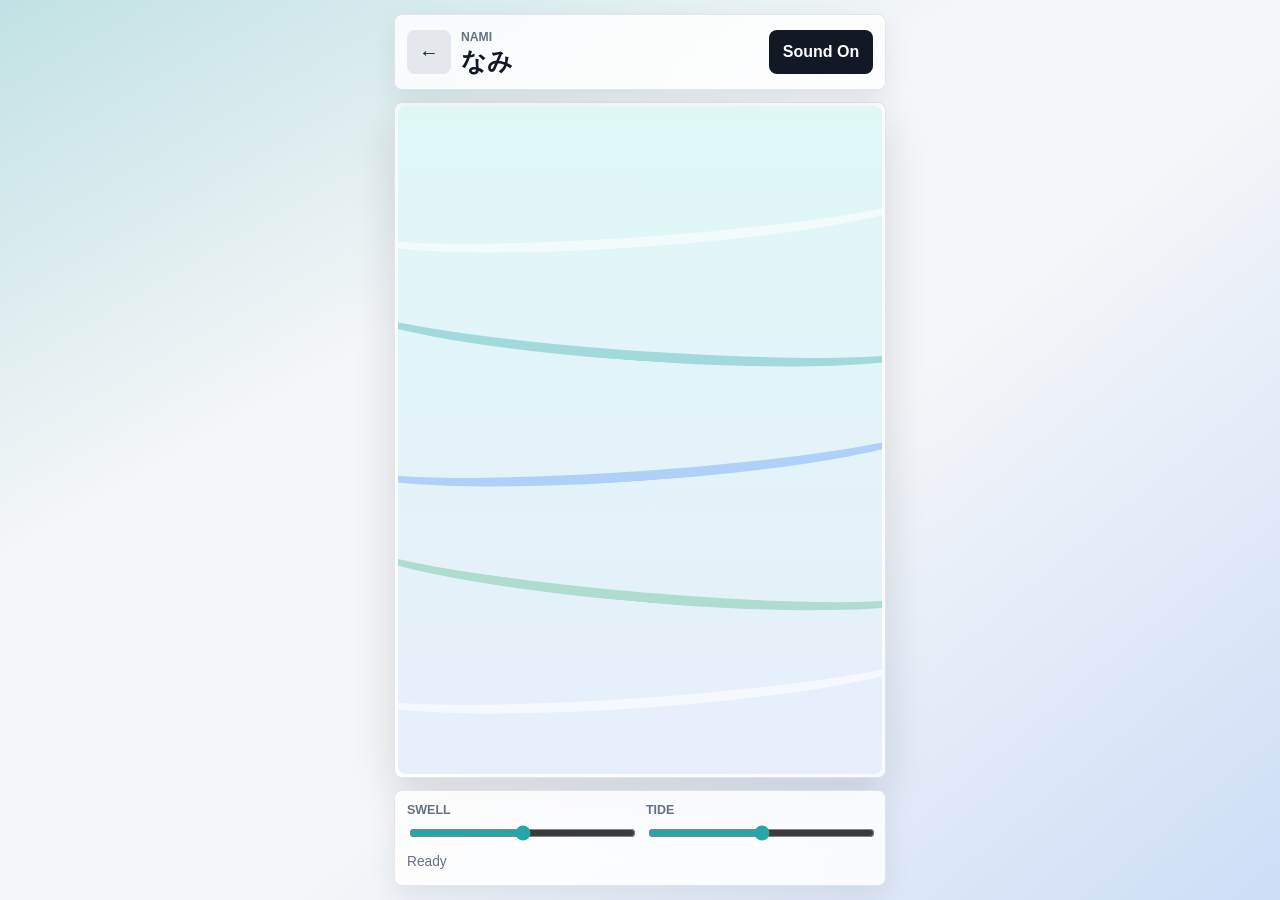
<file: apps/nami/index.html>
<!doctype html>
<html lang="ja">
  <head>
    <meta charset="utf-8" />
    <meta name="viewport" content="width=device-width, initial-scale=1, viewport-fit=cover" />
    <title>なみ | おとあそび</title>
    <link rel="stylesheet" href="../../styles.css" />
    <link rel="stylesheet" href="nami.css" />
  </head>
  <body class="nami-page">
    <main class="app" aria-label="なみ">
      <section class="wave-view" aria-label="なみ">
        <header class="topbar">
          <a class="icon-button" href="../../" aria-label="アプリ一覧へ戻る">
            <span aria-hidden="true">←</span>
          </a>
          <div>
            <p class="eyebrow">Nami</p>
            <h2>なみ</h2>
          </div>
          <button class="sound-button" id="soundButton" type="button" aria-pressed="true">Sound On</button>
        </header>

        <section class="wave-shell" aria-label="Wave pad">
          <div class="wave-pad" id="wavePad"></div>
        </section>

        <footer class="controlbar">
          <label class="control">
            <span>Swell</span>
            <input id="swellSlider" type="range" min="1" max="5" value="3" />
          </label>
          <label class="control">
            <span>Tide</span>
            <input id="tideSlider" type="range" min="1" max="5" value="3" />
          </label>
          <p class="status" id="statusText" role="status">Ready</p>
        </footer>
      </section>
    </main>

    <script src="nami.js"></script>
  </body>
</html>
</file>
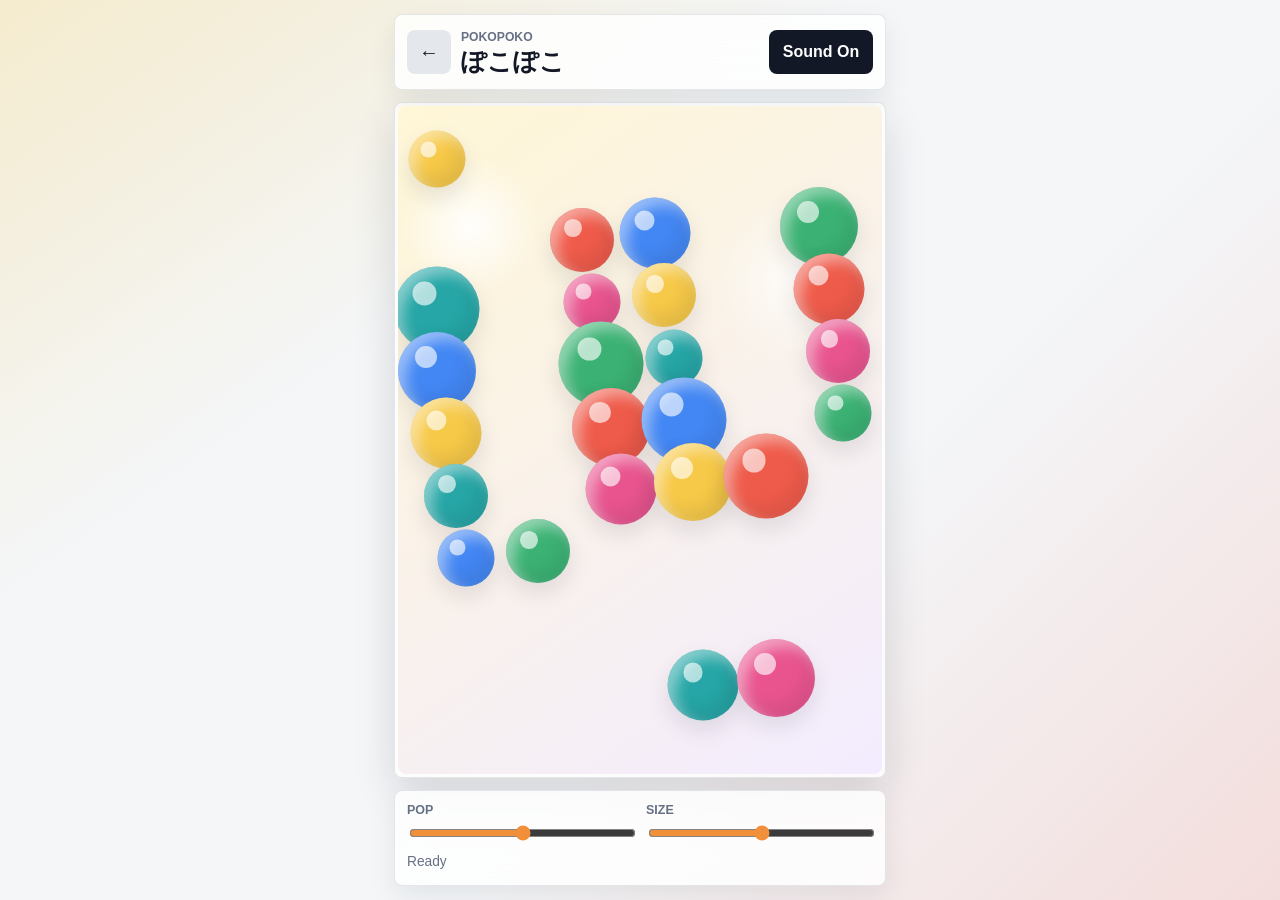
<file: apps/pokopoko/index.html>
<!doctype html>
<html lang="ja">
  <head>
    <meta charset="utf-8" />
    <meta name="viewport" content="width=device-width, initial-scale=1, viewport-fit=cover" />
    <title>ぽこぽこ | おとあそび</title>
    <link rel="stylesheet" href="../../styles.css" />
    <link rel="stylesheet" href="pokopoko.css" />
  </head>
  <body class="pokopoko-page">
    <main class="app" aria-label="ぽこぽこ">
      <section class="bubble-view" aria-label="ぽこぽこ">
        <header class="topbar">
          <a class="icon-button" href="../../" aria-label="アプリ一覧へ戻る">
            <span aria-hidden="true">←</span>
          </a>
          <div>
            <p class="eyebrow">Pokopoko</p>
            <h2>ぽこぽこ</h2>
          </div>
          <button class="sound-button" id="soundButton" type="button" aria-pressed="true">Sound On</button>
        </header>

        <section class="bubble-shell" aria-label="Bubble pad">
          <div class="bubble-pad" id="bubblePad"></div>
        </section>

        <footer class="controlbar">
          <label class="control">
            <span>Pop</span>
            <input id="popSlider" type="range" min="1" max="5" value="3" />
          </label>
          <label class="control">
            <span>Size</span>
            <input id="sizeSlider" type="range" min="1" max="5" value="3" />
          </label>
          <p class="status" id="statusText" role="status">Ready</p>
        </footer>
      </section>
    </main>

    <script src="pokopoko.js"></script>
  </body>
</html>
</file>
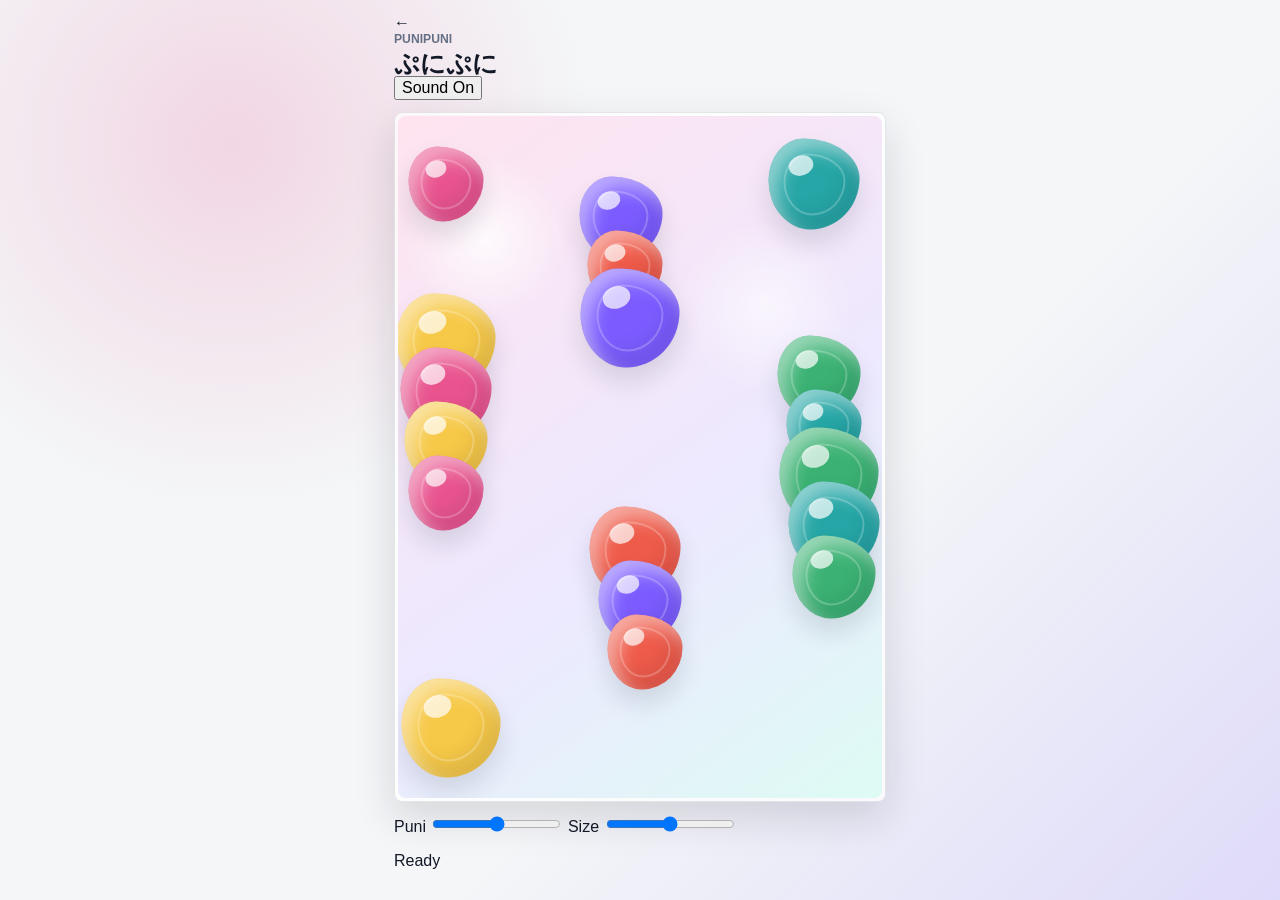
<file: apps/punipuni/index.html>
<!doctype html>
<html lang="ja">
  <head>
    <meta charset="utf-8" />
    <meta name="viewport" content="width=device-width, initial-scale=1, viewport-fit=cover" />
    <title>ぷにぷに | おとあそび</title>
    <link rel="stylesheet" href="../../styles.css" />
    <link rel="stylesheet" href="punipuni.css" />
  </head>
  <body class="punipuni-page">
    <main class="app" aria-label="ぷにぷに">
      <section class="puni-view" aria-label="ぷにぷに">
        <header class="topbar">
          <a class="icon-button" href="../../" aria-label="アプリ一覧へ戻る">
            <span aria-hidden="true">←</span>
          </a>
          <div>
            <p class="eyebrow">Punipuni</p>
            <h2>ぷにぷに</h2>
          </div>
          <button class="sound-button" id="soundButton" type="button" aria-pressed="true">Sound On</button>
        </header>

        <section class="puni-shell" aria-label="Puni pad">
          <div class="puni-pad" id="puniPad"></div>
        </section>

        <footer class="controlbar">
          <label class="control">
            <span>Puni</span>
            <input id="puniSlider" type="range" min="1" max="5" value="3" />
          </label>
          <label class="control">
            <span>Size</span>
            <input id="sizeSlider" type="range" min="1" max="5" value="3" />
          </label>
          <p class="status" id="statusText" role="status">Ready</p>
        </footer>
      </section>
    </main>

    <script src="punipuni.js"></script>
  </body>
</html>
</file>
<file: styles.css>
:root {
  color-scheme: light;
  --ink: #121826;
  --muted: #667085;
  --paper: #f4f6f8;
  --line: rgba(18, 24, 38, 0.1);
  --red: #ef5b4a;
  --orange: #f28f3b;
  --yellow: #f7c948;
  --green: #3bb273;
  --cyan: #26a6a6;
  --blue: #4387f4;
  --violet: #7c5cff;
  --shadow: 0 16px 42px rgba(18, 24, 38, 0.14);
}

* {
  box-sizing: border-box;
}

html,
body {
  min-height: 100%;
}

body {
  margin: 0;
  min-height: 100vh;
  font-family:
    Inter, "Segoe UI", "Hiragino Kaku Gothic ProN", "Yu Gothic", Meiryo,
    sans-serif;
  color: var(--ink);
  background:
    linear-gradient(135deg, rgba(247, 201, 72, 0.24), transparent 34%),
    linear-gradient(315deg, rgba(67, 135, 244, 0.18), transparent 38%),
    var(--paper);
  user-select: none;
  -webkit-tap-highlight-color: transparent;
}

button,
input {
  font: inherit;
}

a {
  color: inherit;
  text-decoration: none;
}

.app {
  width: min(100vw, 520px);
  min-height: 100dvh;
  margin: 0 auto;
}

.home-view {
  min-height: 100dvh;
  padding:
    max(14px, env(safe-area-inset-top))
    14px
    max(14px, env(safe-area-inset-bottom));
  display: grid;
  grid-template-rows: auto 1fr;
  gap: 18px;
}

.home-hero {
  padding: 18px 2px 4px;
}

.eyebrow {
  margin: 0 0 5px;
  color: var(--muted);
  font-size: 0.76rem;
  font-weight: 800;
  letter-spacing: 0;
  text-transform: uppercase;
}

h1,
h2 {
  margin: 0;
  letter-spacing: 0;
}

h1 {
  font-size: 2.8rem;
  line-height: 0.98;
}

h2 {
  font-size: 1.56rem;
  line-height: 1;
}

.app-grid {
  display: grid;
  grid-template-columns: repeat(2, minmax(0, 1fr));
  align-content: start;
  gap: 12px;
}

.app-card {
  min-height: 184px;
  padding: 12px;
  border: 1px solid var(--line);
  border-radius: 8px;
  background: rgba(255, 255, 255, 0.84);
  box-shadow: 0 10px 28px rgba(18, 24, 38, 0.08);
  display: grid;
  grid-template-rows: minmax(0, 1fr) auto;
  gap: 12px;
  text-align: left;
  backdrop-filter: blur(18px);
}

a.app-card {
  cursor: pointer;
}

a.app-card:active {
  transform: scale(0.985);
}

.app-card-disabled {
  opacity: 0.68;
}

.card-art {
  position: relative;
  min-height: 116px;
  border-radius: 8px;
  overflow: hidden;
  background: #edf1f7;
}

.korokoro-art {
  display: grid;
  grid-template-columns: repeat(3, 1fr);
  gap: 6px;
  padding: 8px;
}

.korokoro-art span {
  border-radius: 8px;
  box-shadow:
    inset 0 1px 0 rgba(255, 255, 255, 0.48),
    inset 0 -12px 22px rgba(18, 24, 38, 0.08);
}

.korokoro-art span:nth-child(1) {
  background: var(--red);
}

.korokoro-art span:nth-child(2) {
  background: var(--orange);
}

.korokoro-art span:nth-child(3) {
  background: var(--yellow);
}

.korokoro-art span:nth-child(4) {
  background: var(--green);
}

.korokoro-art span:nth-child(5) {
  background: var(--cyan);
}

.korokoro-art span:nth-child(6) {
  background: var(--blue);
}

.korokoro-art span:nth-child(7) {
  background: var(--violet);
}

.korokoro-art span:nth-child(8) {
  background: #e9548f;
}

.korokoro-art span:nth-child(9) {
  background: #36b37e;
}

.wave-art {
  display: grid;
  grid-template-columns: repeat(4, 1fr);
  gap: 8px;
  align-items: center;
  padding: 18px;
  background: linear-gradient(145deg, #dff8f6, #e8eefb);
}

.wave-art span {
  border-radius: 8px;
  background: var(--cyan);
}

.wave-art span:nth-child(1) {
  height: 42%;
}

.wave-art span:nth-child(2) {
  height: 78%;
  background: var(--blue);
}

.wave-art span:nth-child(3) {
  height: 58%;
  background: var(--green);
}

.wave-art span:nth-child(4) {
  height: 88%;
  background: var(--violet);
}

.pop-art,
.spark-art,
.puni-art {
  background: linear-gradient(145deg, #fff7d6, #f3ecff);
}

.pop-art span,
.spark-art span,
.puni-art span {
  position: absolute;
  border-radius: 50%;
}

.pop-art span:nth-child(1) {
  width: 44px;
  height: 44px;
  left: 16%;
  top: 28%;
  background: var(--yellow);
}

.pop-art span:nth-child(2) {
  width: 62px;
  height: 62px;
  right: 14%;
  top: 18%;
  background: var(--red);
}

.pop-art span:nth-child(3) {
  width: 38px;
  height: 38px;
  left: 44%;
  bottom: 16%;
  background: var(--blue);
}

.spark-art span {
  width: 34px;
  height: 34px;
  border-radius: 8px;
  transform: rotate(45deg);
  background: var(--violet);
}

.spark-art span:nth-child(1) {
  left: 18%;
  top: 22%;
}

.spark-art span:nth-child(2) {
  right: 18%;
  top: 24%;
  background: var(--yellow);
}

.spark-art span:nth-child(3) {
  left: 38%;
  bottom: 16%;
  background: var(--green);
}

.spark-art span:nth-child(4) {
  right: 34%;
  bottom: 34%;
  background: var(--red);
}

.puni-art {
  background: linear-gradient(145deg, #ffe3ef, #ede9ff 58%, #ddfbf4);
}

.puni-art span {
  border-radius: 38% 62% 54% 46% / 46% 44% 56% 54%;
  box-shadow:
    inset 8px 8px 13px rgba(255, 255, 255, 0.45),
    inset -8px -10px 16px rgba(18, 24, 38, 0.09),
    0 10px 22px rgba(18, 24, 38, 0.1);
}

.puni-art span:nth-child(1) {
  width: 62px;
  height: 56px;
  left: 15%;
  top: 24%;
  background: #e9548f;
}

.puni-art span:nth-child(2) {
  width: 74px;
  height: 66px;
  right: 13%;
  top: 18%;
  background: var(--violet);
}

.puni-art span:nth-child(3) {
  width: 52px;
  height: 48px;
  left: 38%;
  bottom: 14%;
  background: var(--cyan);
}

.card-copy {
  display: grid;
  gap: 2px;
}

.card-copy strong {
  font-size: 1.18rem;
  line-height: 1.2;
}

.card-copy small {
  color: var(--muted);
  font-size: 0.82rem;
  font-weight: 800;
}

@media (max-width: 380px) {
  .home-view {
    padding-left: 10px;
    padding-right: 10px;
  }

  h1 {
    font-size: 2.44rem;
  }

  .app-grid {
    gap: 10px;
  }

  .app-card {
    min-height: 168px;
  }

}
</file>
<file: apps/kirakira/kirakira.css>
.kirakira-page {
  overflow: hidden;
  background:
    linear-gradient(150deg, rgba(124, 92, 255, 0.18), transparent 34%),
    linear-gradient(315deg, rgba(247, 201, 72, 0.28), transparent 40%),
    var(--paper);
}

.sparkle-view {
  min-height: 100dvh;
  padding:
    max(14px, env(safe-area-inset-top))
    14px
    max(14px, env(safe-area-inset-bottom));
  display: grid;
  grid-template-rows: auto minmax(0, 1fr) auto;
  gap: 12px;
  touch-action: none;
}

.topbar,
.controlbar {
  background: rgba(255, 255, 255, 0.82);
  border: 1px solid var(--line);
  border-radius: 8px;
  box-shadow: 0 10px 28px rgba(18, 24, 38, 0.08);
  backdrop-filter: blur(18px);
}

.topbar {
  min-height: 76px;
  padding: 12px;
  display: grid;
  grid-template-columns: 44px 1fr auto;
  align-items: center;
  gap: 10px;
}

.icon-button,
.sound-button {
  min-height: 44px;
  border: 0;
  border-radius: 8px;
  font-weight: 800;
  cursor: pointer;
}

.icon-button {
  width: 44px;
  padding: 0;
  background: #e4e7ec;
  font-size: 1.24rem;
  display: grid;
  place-items: center;
}

.sound-button {
  min-width: 104px;
  padding: 0 12px;
  background: var(--ink);
  color: #fff;
}

.sound-button[aria-pressed="false"] {
  background: #e4e7ec;
  color: var(--ink);
}

.sparkle-shell {
  min-height: 0;
  padding: 3px;
  border-radius: 8px;
  background: rgba(255, 255, 255, 0.72);
  border: 1px solid var(--line);
  box-shadow: var(--shadow);
}

.sparkle-pad {
  position: relative;
  height: 100%;
  min-height: 420px;
  display: grid;
  grid-template-columns: repeat(5, minmax(0, 1fr));
  grid-template-rows: repeat(8, minmax(0, 1fr));
  gap: 7px;
  padding: 9px;
  overflow: hidden;
  border-radius: 8px;
  background:
    radial-gradient(circle at 18% 18%, rgba(255, 255, 255, 0.86), transparent 11%),
    radial-gradient(circle at 78% 22%, rgba(247, 201, 72, 0.28), transparent 16%),
    linear-gradient(145deg, #f6f2ff, #fff8da);
}

.sparkle {
  position: relative;
  min-width: 0;
  min-height: 0;
  border: 0;
  border-radius: 8px;
  background: rgba(255, 255, 255, 0.58);
  cursor: pointer;
}

.sparkle::before {
  content: "";
  position: absolute;
  inset: 19%;
  background: var(--color);
  clip-path: polygon(
    50% 0%,
    61% 35%,
    100% 50%,
    61% 65%,
    50% 100%,
    39% 65%,
    0% 50%,
    39% 35%
  );
  filter: drop-shadow(0 7px 8px rgba(18, 24, 38, 0.12));
  transform: rotate(var(--tilt)) scale(0.9);
  transition:
    filter 120ms ease,
    transform 120ms ease;
}

.sparkle.active::before {
  filter:
    drop-shadow(0 0 10px rgba(247, 201, 72, 0.85))
    drop-shadow(0 10px 10px rgba(18, 24, 38, 0.12));
  transform: rotate(var(--tilt)) scale(1.16);
}

.spark-burst {
  position: absolute;
  width: var(--size);
  height: var(--size);
  left: var(--x);
  top: var(--y);
  background: var(--color);
  clip-path: polygon(
    50% 0%,
    61% 35%,
    100% 50%,
    61% 65%,
    50% 100%,
    39% 65%,
    0% 50%,
    39% 35%
  );
  pointer-events: none;
  transform: translate(-50%, -50%) rotate(var(--tilt)) scale(0.35);
  animation: burst 520ms ease-out forwards;
}

.controlbar {
  padding: 12px;
  display: grid;
  grid-template-columns: 1fr 1fr;
  gap: 10px 12px;
  align-items: center;
}

.control {
  display: grid;
  gap: 6px;
  color: var(--muted);
  font-size: 0.78rem;
  font-weight: 800;
  text-transform: uppercase;
}

input[type="range"] {
  width: 100%;
  accent-color: var(--violet);
}

.status {
  grid-column: 1 / -1;
  min-height: 20px;
  margin: 0;
  color: var(--muted);
  font-size: 0.86rem;
  line-height: 1.35;
  overflow: hidden;
  text-overflow: ellipsis;
  white-space: nowrap;
}

@keyframes burst {
  to {
    opacity: 0;
    transform: translate(-50%, -50%) rotate(var(--tilt)) scale(1.45);
  }
}

@media (max-width: 380px) {
  .sparkle-view {
    padding-left: 10px;
    padding-right: 10px;
  }

  .sparkle-pad {
    grid-template-columns: repeat(4, minmax(0, 1fr));
    grid-template-rows: repeat(9, minmax(0, 1fr));
    gap: 6px;
  }

  .sound-button {
    min-width: 96px;
  }
}
</file>
<file: apps/korokoro/korokoro.css>
.korokoro-page {
  overflow: hidden;
}

.pad-view {
  min-height: 100dvh;
  padding:
    max(14px, env(safe-area-inset-top))
    14px
    max(14px, env(safe-area-inset-bottom));
  display: grid;
  grid-template-rows: auto minmax(0, 1fr) auto;
  gap: 12px;
  touch-action: none;
}

.topbar,
.controlbar {
  background: rgba(255, 255, 255, 0.82);
  border: 1px solid var(--line);
  border-radius: 8px;
  box-shadow: 0 10px 28px rgba(18, 24, 38, 0.08);
  backdrop-filter: blur(18px);
}

.topbar {
  min-height: 76px;
  padding: 12px;
  display: grid;
  grid-template-columns: 44px 1fr auto;
  align-items: center;
  gap: 10px;
}

.icon-button,
.sound-button {
  min-height: 44px;
  border: 0;
  border-radius: 8px;
  font-weight: 800;
  cursor: pointer;
}

.icon-button {
  width: 44px;
  padding: 0;
  background: #e4e7ec;
  font-size: 1.24rem;
  display: grid;
  place-items: center;
}

.sound-button {
  min-width: 104px;
  padding: 0 12px;
  background: var(--ink);
  color: #fff;
}

.sound-button[aria-pressed="false"] {
  background: #e4e7ec;
  color: var(--ink);
}

.pad-shell {
  min-height: 0;
  padding: 3px;
  border-radius: 8px;
  background: rgba(255, 255, 255, 0.72);
  border: 1px solid var(--line);
  box-shadow: var(--shadow);
}

.pad {
  height: 100%;
  min-height: 420px;
  display: grid;
  grid-template-columns: repeat(6, minmax(0, 1fr));
  grid-template-rows: repeat(10, minmax(0, 1fr));
  gap: 5px;
}

.tile {
  position: relative;
  min-width: 0;
  min-height: 0;
  border: 0;
  border-radius: 8px;
  overflow: hidden;
  cursor: pointer;
  box-shadow:
    inset 0 1px 0 rgba(255, 255, 255, 0.45),
    inset 0 -14px 24px rgba(18, 24, 38, 0.08);
  transform: scale(1);
  transition:
    filter 120ms ease,
    transform 120ms ease,
    box-shadow 120ms ease;
}

.tile::before {
  content: "";
  position: absolute;
  inset: 0;
  background:
    linear-gradient(140deg, rgba(255, 255, 255, 0.38), transparent 44%),
    radial-gradient(circle at 20% 18%, rgba(255, 255, 255, 0.55), transparent 18%);
  opacity: 0.82;
}

.tile.active {
  filter: brightness(1.12) saturate(1.15);
  transform: scale(0.94);
  box-shadow:
    inset 0 2px 8px rgba(18, 24, 38, 0.15),
    0 8px 18px rgba(18, 24, 38, 0.1);
}

.tile[data-band="0"] {
  background: var(--red);
}

.tile[data-band="1"] {
  background: var(--orange);
}

.tile[data-band="2"] {
  background: var(--yellow);
}

.tile[data-band="3"] {
  background: var(--green);
}

.tile[data-band="4"] {
  background: var(--cyan);
}

.tile[data-band="5"] {
  background: var(--blue);
}

.tile[data-band="6"] {
  background: var(--violet);
}

.controlbar {
  padding: 12px;
  display: grid;
  grid-template-columns: 1fr 1fr;
  gap: 10px 12px;
  align-items: center;
}

.control {
  display: grid;
  gap: 6px;
  color: var(--muted);
  font-size: 0.78rem;
  font-weight: 800;
  text-transform: uppercase;
}

input[type="range"] {
  width: 100%;
  accent-color: var(--green);
}

.status {
  grid-column: 1 / -1;
  min-height: 20px;
  margin: 0;
  color: var(--muted);
  font-size: 0.86rem;
  line-height: 1.35;
  overflow: hidden;
  text-overflow: ellipsis;
  white-space: nowrap;
}

@media (max-width: 380px) {
  .pad-view {
    padding-left: 10px;
    padding-right: 10px;
  }

  .pad {
    grid-template-columns: repeat(5, minmax(0, 1fr));
    grid-template-rows: repeat(11, minmax(0, 1fr));
    gap: 4px;
  }

  .sound-button {
    min-width: 96px;
  }
}
</file>
<file: apps/nami/nami.css>
.nami-page {
  overflow: hidden;
  background:
    linear-gradient(150deg, rgba(38, 166, 166, 0.25), transparent 34%),
    linear-gradient(320deg, rgba(67, 135, 244, 0.22), transparent 42%),
    var(--paper);
}

.wave-view {
  min-height: 100dvh;
  padding:
    max(14px, env(safe-area-inset-top))
    14px
    max(14px, env(safe-area-inset-bottom));
  display: grid;
  grid-template-rows: auto minmax(0, 1fr) auto;
  gap: 12px;
  touch-action: none;
}

.topbar,
.controlbar {
  background: rgba(255, 255, 255, 0.82);
  border: 1px solid var(--line);
  border-radius: 8px;
  box-shadow: 0 10px 28px rgba(18, 24, 38, 0.08);
  backdrop-filter: blur(18px);
}

.topbar {
  min-height: 76px;
  padding: 12px;
  display: grid;
  grid-template-columns: 44px 1fr auto;
  align-items: center;
  gap: 10px;
}

.icon-button,
.sound-button {
  min-height: 44px;
  border: 0;
  border-radius: 8px;
  font-weight: 800;
  cursor: pointer;
}

.icon-button {
  width: 44px;
  padding: 0;
  background: #e4e7ec;
  font-size: 1.24rem;
  display: grid;
  place-items: center;
}

.sound-button {
  min-width: 104px;
  padding: 0 12px;
  background: var(--ink);
  color: #fff;
}

.sound-button[aria-pressed="false"] {
  background: #e4e7ec;
  color: var(--ink);
}

.wave-shell {
  min-height: 0;
  padding: 3px;
  border-radius: 8px;
  background: rgba(255, 255, 255, 0.72);
  border: 1px solid var(--line);
  box-shadow: var(--shadow);
}

.wave-pad {
  position: relative;
  height: 100%;
  min-height: 420px;
  overflow: hidden;
  border-radius: 8px;
  background:
    linear-gradient(180deg, rgba(223, 248, 246, 0.92), rgba(232, 238, 251, 0.92)),
    #dff8f6;
  cursor: pointer;
}

.wave-band {
  position: absolute;
  left: -10%;
  width: 120%;
  height: 68px;
  border-radius: 50%;
  border: 10px solid rgba(255, 255, 255, 0.58);
  border-top-color: transparent;
  border-left-color: transparent;
  transform: rotate(-4deg);
  pointer-events: none;
}

.wave-band:nth-child(1) {
  top: 11%;
}

.wave-band:nth-child(2) {
  top: 28%;
  border-color: rgba(38, 166, 166, 0.34);
  border-top-color: transparent;
  border-left-color: transparent;
  transform: rotate(4deg);
}

.wave-band:nth-child(3) {
  top: 46%;
  border-color: rgba(67, 135, 244, 0.32);
  border-top-color: transparent;
  border-left-color: transparent;
}

.wave-band:nth-child(4) {
  top: 64%;
  border-color: rgba(59, 178, 115, 0.32);
  border-top-color: transparent;
  border-left-color: transparent;
  transform: rotate(5deg);
}

.wave-band:nth-child(5) {
  top: 80%;
}

.wave-ripple {
  position: absolute;
  width: var(--size);
  height: var(--size);
  left: var(--x);
  top: var(--y);
  border: 5px solid rgba(255, 255, 255, 0.78);
  border-radius: 50%;
  pointer-events: none;
  transform: translate(-50%, -50%) scale(0.2);
  animation: ripple 620ms ease-out forwards;
}

.wave-mark {
  position: absolute;
  left: var(--x);
  top: var(--y);
  width: 24px;
  height: 46px;
  border-radius: 999px;
  background: var(--blue);
  box-shadow: 0 0 0 10px rgba(67, 135, 244, 0.16);
  pointer-events: none;
  transform: translate(-50%, -50%) rotate(var(--angle)) scale(0.8);
  animation: mark 420ms ease-out forwards;
}

.controlbar {
  padding: 12px;
  display: grid;
  grid-template-columns: 1fr 1fr;
  gap: 10px 12px;
  align-items: center;
}

.control {
  display: grid;
  gap: 6px;
  color: var(--muted);
  font-size: 0.78rem;
  font-weight: 800;
  text-transform: uppercase;
}

input[type="range"] {
  width: 100%;
  accent-color: var(--cyan);
}

.status {
  grid-column: 1 / -1;
  min-height: 20px;
  margin: 0;
  color: var(--muted);
  font-size: 0.86rem;
  line-height: 1.35;
  overflow: hidden;
  text-overflow: ellipsis;
  white-space: nowrap;
}

@keyframes ripple {
  to {
    opacity: 0;
    transform: translate(-50%, -50%) scale(1);
  }
}

@keyframes mark {
  to {
    opacity: 0;
    transform: translate(-50%, -78%) rotate(var(--angle)) scale(1.18);
  }
}

@media (max-width: 380px) {
  .wave-view {
    padding-left: 10px;
    padding-right: 10px;
  }

  .sound-button {
    min-width: 96px;
  }
}
</file>
<file: apps/pokopoko/pokopoko.css>
.pokopoko-page {
  overflow: hidden;
  background:
    linear-gradient(145deg, rgba(247, 201, 72, 0.24), transparent 34%),
    linear-gradient(315deg, rgba(239, 91, 74, 0.16), transparent 38%),
    var(--paper);
}

.bubble-view {
  min-height: 100dvh;
  padding:
    max(14px, env(safe-area-inset-top))
    14px
    max(14px, env(safe-area-inset-bottom));
  display: grid;
  grid-template-rows: auto minmax(0, 1fr) auto;
  gap: 12px;
  touch-action: none;
}

.topbar,
.controlbar {
  background: rgba(255, 255, 255, 0.82);
  border: 1px solid var(--line);
  border-radius: 8px;
  box-shadow: 0 10px 28px rgba(18, 24, 38, 0.08);
  backdrop-filter: blur(18px);
}

.topbar {
  min-height: 76px;
  padding: 12px;
  display: grid;
  grid-template-columns: 44px 1fr auto;
  align-items: center;
  gap: 10px;
}

.icon-button,
.sound-button {
  min-height: 44px;
  border: 0;
  border-radius: 8px;
  font-weight: 800;
  cursor: pointer;
}

.icon-button {
  width: 44px;
  padding: 0;
  background: #e4e7ec;
  font-size: 1.24rem;
  display: grid;
  place-items: center;
}

.sound-button {
  min-width: 104px;
  padding: 0 12px;
  background: var(--ink);
  color: #fff;
}

.sound-button[aria-pressed="false"] {
  background: #e4e7ec;
  color: var(--ink);
}

.bubble-shell {
  min-height: 0;
  padding: 3px;
  border-radius: 8px;
  background: rgba(255, 255, 255, 0.72);
  border: 1px solid var(--line);
  box-shadow: var(--shadow);
}

.bubble-pad {
  position: relative;
  height: 100%;
  min-height: 420px;
  overflow: hidden;
  border-radius: 8px;
  background:
    radial-gradient(circle at 15% 18%, rgba(255, 255, 255, 0.92), transparent 10%),
    radial-gradient(circle at 82% 26%, rgba(255, 255, 255, 0.7), transparent 13%),
    linear-gradient(145deg, #fff7d6, #f3ecff);
}

.bubble {
  position: absolute;
  width: var(--size);
  height: var(--size);
  left: var(--x);
  top: var(--y);
  border: 0;
  border-radius: 50%;
  background: var(--color);
  box-shadow:
    inset 8px 8px 14px rgba(255, 255, 255, 0.45),
    inset -8px -10px 16px rgba(18, 24, 38, 0.09),
    0 10px 22px rgba(18, 24, 38, 0.1);
  cursor: pointer;
  transform: translate(-50%, -50%) scale(1);
  transition:
    filter 120ms ease,
    transform 120ms ease;
}

.bubble::before {
  content: "";
  position: absolute;
  width: 28%;
  height: 28%;
  left: 22%;
  top: 18%;
  border-radius: 50%;
  background: rgba(255, 255, 255, 0.64);
}

.bubble:active,
.bubble.popping {
  filter: brightness(1.12);
  transform: translate(-50%, -50%) scale(0.72);
}

.bubble.pop-hidden {
  opacity: 0;
  pointer-events: none;
}

.pop-ring {
  position: absolute;
  width: var(--size);
  height: var(--size);
  left: var(--x);
  top: var(--y);
  border: 5px solid var(--color);
  border-radius: 50%;
  pointer-events: none;
  transform: translate(-50%, -50%) scale(0.45);
  animation: pop-ring 420ms ease-out forwards;
}

.controlbar {
  padding: 12px;
  display: grid;
  grid-template-columns: 1fr 1fr;
  gap: 10px 12px;
  align-items: center;
}

.control {
  display: grid;
  gap: 6px;
  color: var(--muted);
  font-size: 0.78rem;
  font-weight: 800;
  text-transform: uppercase;
}

input[type="range"] {
  width: 100%;
  accent-color: var(--orange);
}

.status {
  grid-column: 1 / -1;
  min-height: 20px;
  margin: 0;
  color: var(--muted);
  font-size: 0.86rem;
  line-height: 1.35;
  overflow: hidden;
  text-overflow: ellipsis;
  white-space: nowrap;
}

@keyframes pop-ring {
  to {
    opacity: 0;
    transform: translate(-50%, -50%) scale(1.35);
  }
}

@media (max-width: 380px) {
  .bubble-view {
    padding-left: 10px;
    padding-right: 10px;
  }

  .sound-button {
    min-width: 96px;
  }
}
</file>
<file: apps/punipuni/punipuni.css>
.punipuni-page {
  overflow: hidden;
  background:
    radial-gradient(circle at 18% 16%, rgba(233, 84, 143, 0.2), transparent 28%),
    linear-gradient(315deg, rgba(124, 92, 255, 0.18), transparent 38%),
    var(--paper);
}

.puni-view {
  min-height: 100dvh;
  padding:
    max(14px, env(safe-area-inset-top))
    14px
    max(14px, env(safe-area-inset-bottom));
  display: grid;
  grid-template-rows: auto minmax(0, 1fr) auto;
  gap: 12px;
  touch-action: none;
}

.puni-shell {
  min-height: 0;
  padding: 3px;
  border-radius: 8px;
  background: rgba(255, 255, 255, 0.72);
  border: 1px solid var(--line);
  box-shadow: var(--shadow);
}

.puni-pad {
  position: relative;
  height: 100%;
  min-height: 420px;
  overflow: hidden;
  border-radius: 8px;
  background:
    radial-gradient(circle at 18% 18%, rgba(255, 255, 255, 0.82), transparent 12%),
    radial-gradient(circle at 76% 28%, rgba(255, 255, 255, 0.58), transparent 14%),
    linear-gradient(145deg, #ffe3ef, #ede9ff 58%, #ddfbf4);
}

.puni {
  position: absolute;
  width: var(--size);
  height: var(--size);
  left: var(--x);
  top: var(--y);
  border: 0;
  border-radius: 38% 62% 54% 46% / 46% 44% 56% 54%;
  background: var(--color);
  box-shadow:
    inset 10px 12px 18px rgba(255, 255, 255, 0.48),
    inset -10px -14px 20px rgba(18, 24, 38, 0.1),
    0 14px 24px rgba(18, 24, 38, 0.12);
  cursor: pointer;
  transform: translate(-50%, -50%) scale(1);
  transition:
    border-radius 180ms ease,
    filter 160ms ease,
    transform 160ms cubic-bezier(.2, 1.7, .4, 1);
}

.puni::before {
  content: "";
  position: absolute;
  width: 28%;
  height: 22%;
  left: 22%;
  top: 18%;
  border-radius: 50%;
  background: rgba(255, 255, 255, 0.7);
  transform: rotate(-18deg);
}

.puni::after {
  content: "";
  position: absolute;
  inset: 16%;
  border-radius: inherit;
  border: 2px solid rgba(255, 255, 255, 0.22);
}

.puni:active,
.puni.squish {
  filter: brightness(1.08) saturate(1.08);
  border-radius: 58% 42% 48% 52% / 62% 58% 42% 38%;
  transform: translate(-50%, -50%) scaleX(1.22) scaleY(0.74);
}

.puni-note {
  position: absolute;
  left: var(--x);
  top: var(--y);
  color: rgba(18, 24, 38, 0.46);
  font-size: 1.1rem;
  font-weight: 900;
  pointer-events: none;
  transform: translate(-50%, -50%);
  animation: puni-note 520ms ease-out forwards;
}

@keyframes puni-note {
  to {
    opacity: 0;
    transform: translate(-50%, -120%) scale(1.4) rotate(10deg);
  }
}

@media (max-width: 380px) {
  .puni-view {
    padding-left: 10px;
    padding-right: 10px;
  }

  .sound-button {
    min-width: 96px;
  }
}
</file>
